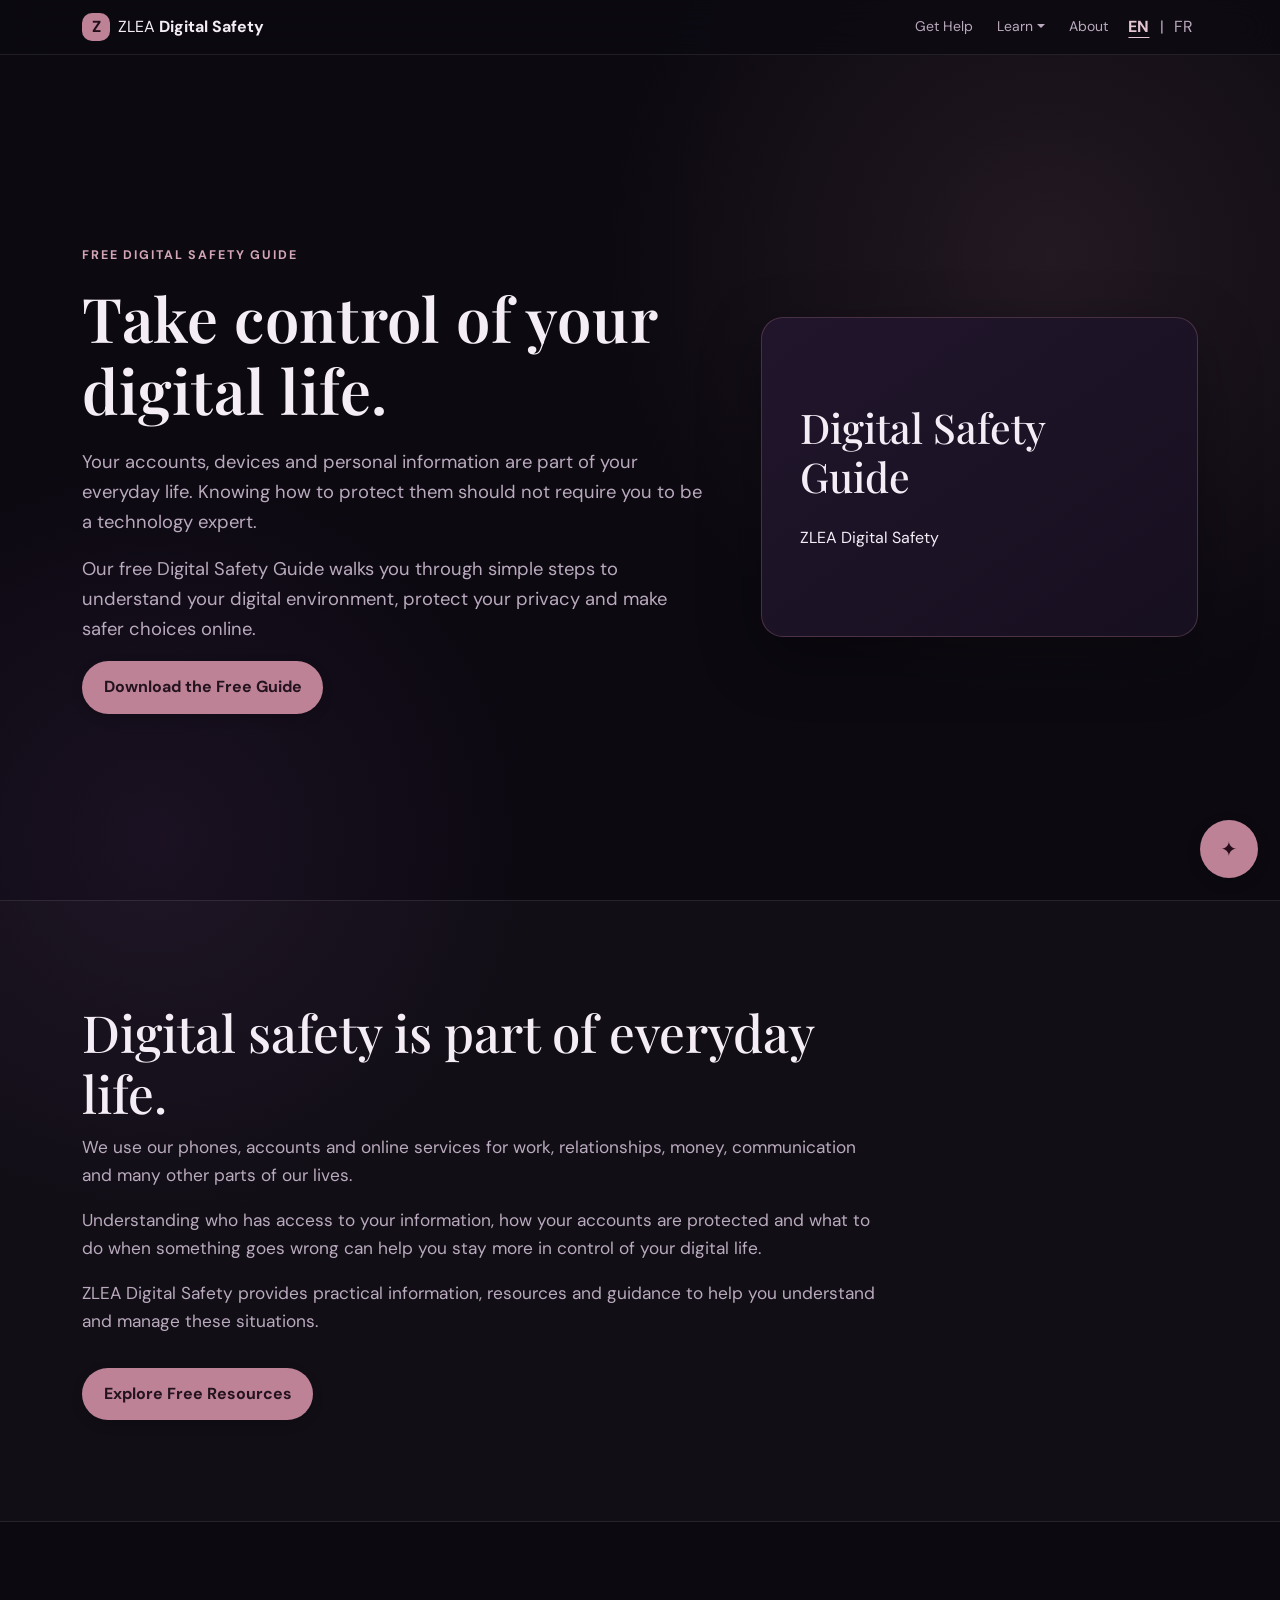
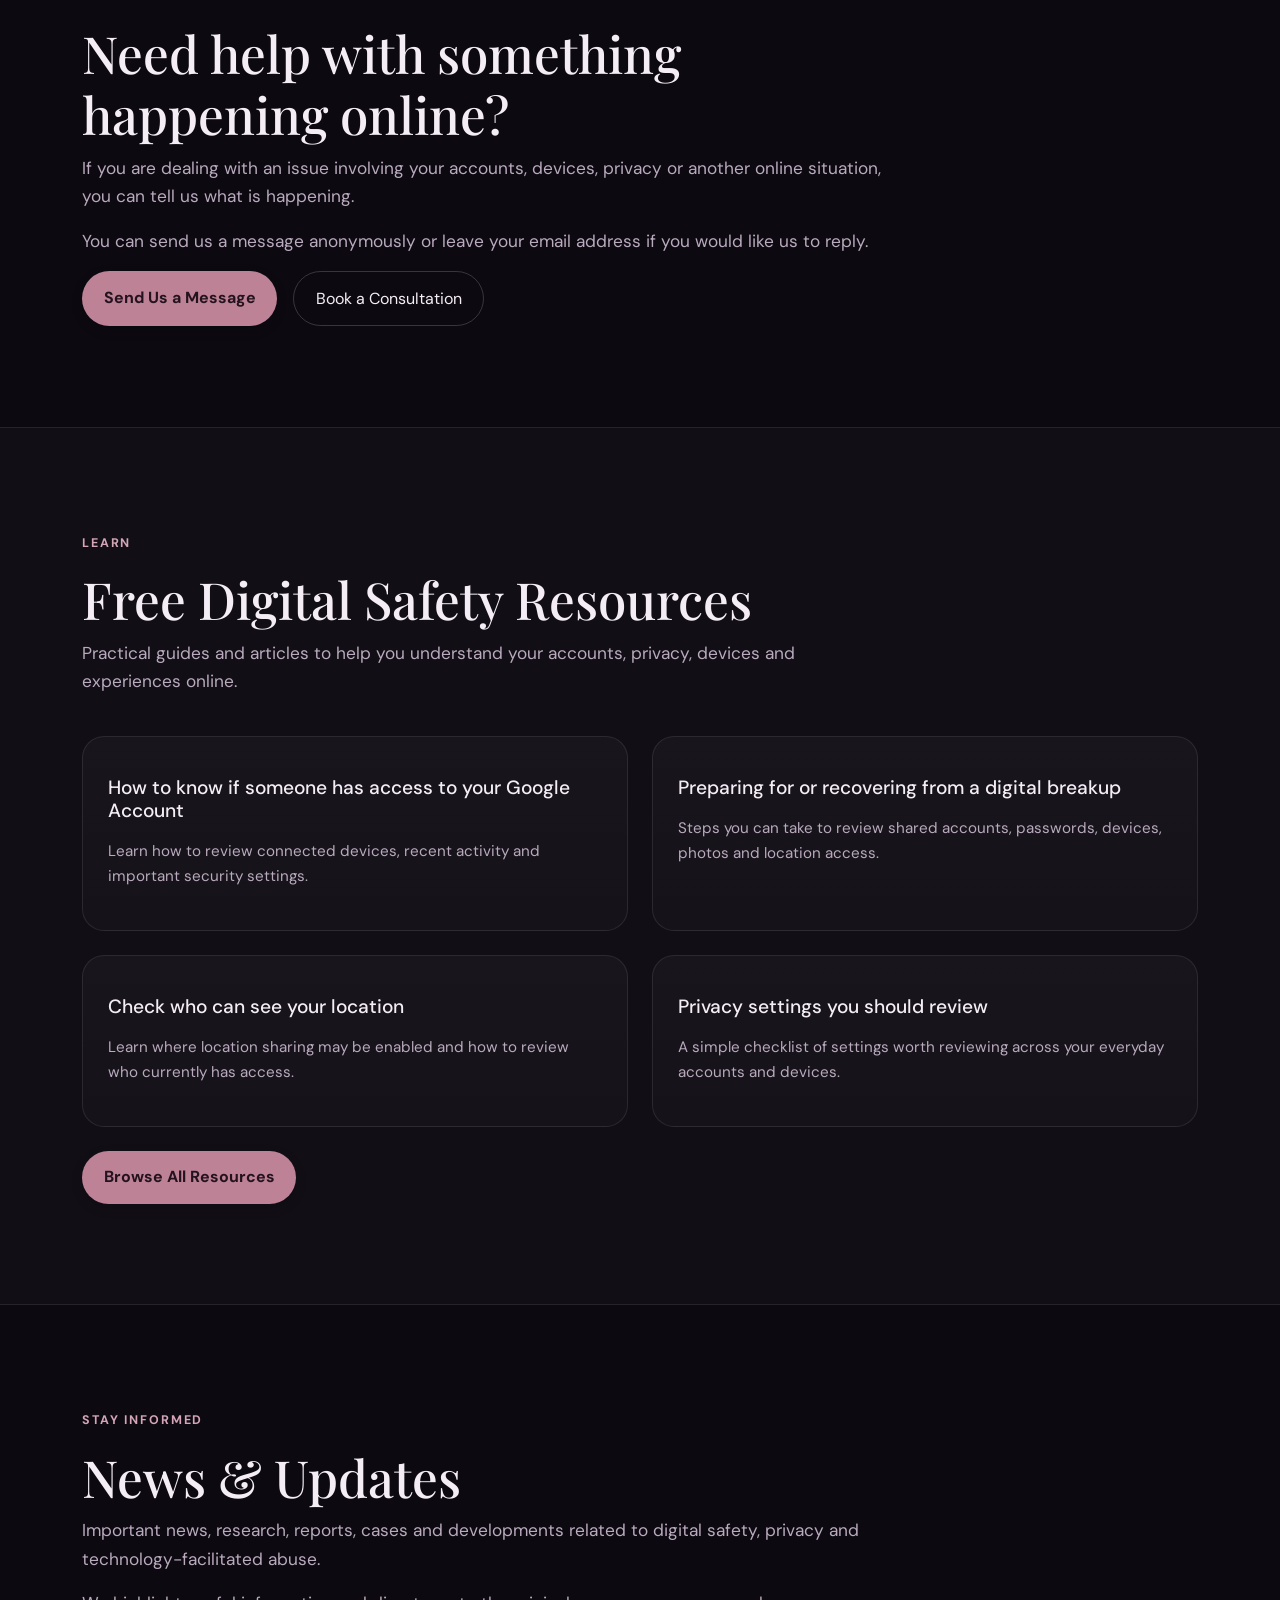
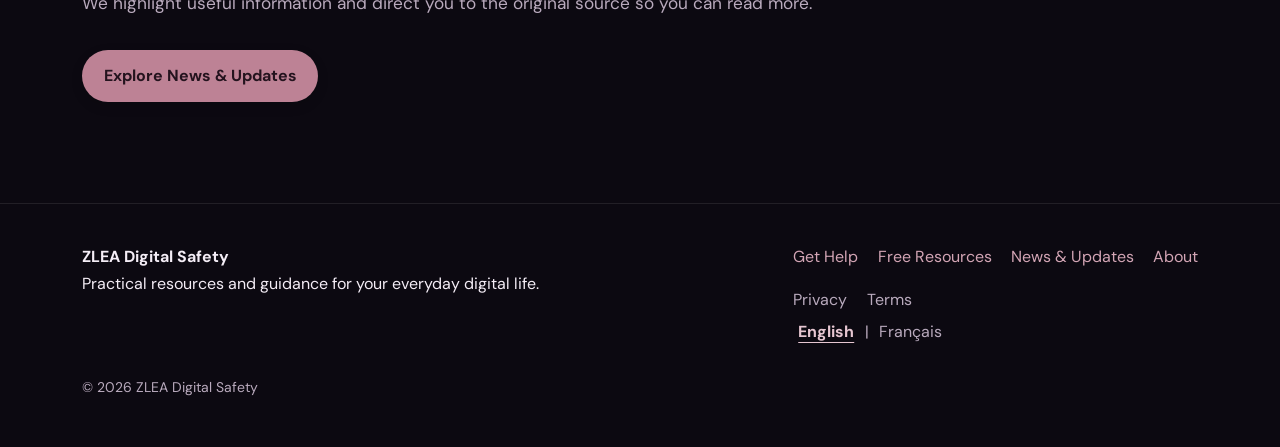
<file: index.html>
<!doctype html>
<html lang="en"><head><meta charset="utf-8"><meta name="viewport" content="width=device-width, initial-scale=1"><title>Home | ZLEA Digital Safety</title><meta name="description" content="Practical resources and guidance for your everyday digital life."><link href="https://cdn.jsdelivr.net/npm/bootstrap@5.3.3/dist/css/bootstrap.min.css" rel="stylesheet"><link rel="stylesheet" href="styles.css"></head><body data-page="home"><a class="skip-link" href="#main-content">Skip to content / Aller au contenu</a><header class="site-header sticky-top"><nav class="navbar navbar-expand-lg" aria-label="Main navigation"><div class="container"><a class="navbar-brand" href="index.html"><span class="brand-mark">Z</span><span>ZLEA <strong>Digital Safety</strong></span></a><button class="navbar-toggler" type="button" data-bs-toggle="collapse" data-bs-target="#mainNav" aria-controls="mainNav" aria-expanded="false" aria-label="Menu"><span class="navbar-toggler-icon"></span></button><div class="collapse navbar-collapse" id="mainNav"><ul class="navbar-nav ms-auto align-items-lg-center gap-lg-2">
<li class="nav-item"><a data-i18n="nav_help" class="nav-link" href="get-help.html">Get Help</a></li>
<li class="nav-item dropdown"><button data-i18n="nav_learn" class="nav-link dropdown-toggle" type="button" data-bs-toggle="dropdown" aria-expanded="false">Learn</button><ul class="dropdown-menu"><li><a data-i18n="nav_resources" class="dropdown-item" href="resources.html">Free Resources</a></li><li><a data-i18n="nav_news" class="dropdown-item" href="news.html">News &amp; Updates</a></li></ul></li>
<li class="nav-item"><a data-i18n="nav_about" class="nav-link" href="about.html">About</a></li><li class="nav-item"><div class="language-choice" role="group" aria-label="Language / Langue"><button type="button" data-language="en" lang="en" aria-pressed="true">EN</button><span aria-hidden="true">|</span><button type="button" data-language="fr" lang="fr" aria-pressed="false">FR</button></div></li></ul></div></div></nav></header><main id="main-content"><section id="home" class="hero-section"><div class="container"><div class="row align-items-center g-5"><div class="col-lg-7"><span data-i18n="hero_eyebrow" class="eyebrow">FREE DIGITAL SAFETY GUIDE</span><h1 data-i18n="hero_title" >Take control of your digital life.</h1><div class="hero-copy"><p data-i18n="hero_text_1" >Your accounts, devices and personal information are part of your everyday life. Knowing how to protect them should not require you to be a technology expert.</p><p data-i18n="hero_text_2" >Our free Digital Safety Guide walks you through simple steps to understand your digital environment, protect your privacy and make safer choices online.</p></div><button data-i18n="guide_download" type="button" class="btn btn-glow" disabled>Download the Free Guide</button></div><div class="col-lg-5"><aside class="guide-panel" aria-labelledby="guide-title"><h2 data-i18n="guide_title" id="guide-title">Digital Safety Guide</h2><p>ZLEA Digital Safety</p></aside></div></div></div></section><section class="section-pad section-alt"><div class="container"><div class="section-heading"><h2 data-i18n="intro_title" >Digital safety is part of everyday life.</h2><p data-i18n="intro_1" >We use our phones, accounts and online services for work, relationships, money, communication and many other parts of our lives.</p><p data-i18n="intro_2" >Understanding who has access to your information, how your accounts are protected and what to do when something goes wrong can help you stay more in control of your digital life.</p><p data-i18n="intro_3" >ZLEA Digital Safety provides practical information, resources and guidance to help you understand and manage these situations.</p><a data-i18n="explore_resources" class="btn btn-glow" href="resources.html">Explore Free Resources</a></div></div></section><section class="section-pad" id="help"><div class="container"><div class="section-heading"><h2 data-i18n="home_help_title" >Need help with something happening online?</h2><p data-i18n="home_help_text" >If you are dealing with an issue involving your accounts, devices, privacy or another online situation, you can tell us what is happening.</p><p data-i18n="home_help_contact" >You can send us a message anonymously or leave your email address if you would like us to reply.</p><div class="d-flex flex-wrap gap-3"><a data-i18n="send_us" class="btn btn-glow" href="get-help.html#help-form">Send Us a Message</a><a data-i18n="consult_button" class="btn btn-outline-soft" href="get-help.html#consultation">Book a Consultation</a></div></div></div></section><section class="section-pad section-alt"><div class="container"><div class="section-heading"><span data-i18n="learn_label" class="eyebrow">LEARN</span><h2 data-i18n="resources_title" >Free Digital Safety Resources</h2><p data-i18n="home_resources_text" >Practical guides and articles to help you understand your accounts, privacy, devices and experiences online.</p></div><div class="row g-4 mt-3"><div class="col-md-6"><article class="resource-card h-100"><h3 data-i18n="home_account" >How to know if someone has access to your Google Account</h3><p data-i18n="home_account_text" >Learn how to review connected devices, recent activity and important security settings.</p></article></div><div class="col-md-6"><article class="resource-card h-100"><h3 data-i18n="home_breakup" >Preparing for or recovering from a digital breakup</h3><p data-i18n="home_breakup_text" >Steps you can take to review shared accounts, passwords, devices, photos and location access.</p></article></div><div class="col-md-6"><article class="resource-card h-100"><h3 data-i18n="home_location" >Check who can see your location</h3><p data-i18n="home_location_text" >Learn where location sharing may be enabled and how to review who currently has access.</p></article></div><div class="col-md-6"><article class="resource-card h-100"><h3 data-i18n="home_settings" >Privacy settings you should review</h3><p data-i18n="home_settings_text" >A simple checklist of settings worth reviewing across your everyday accounts and devices.</p></article></div></div><div class="mt-4"><a data-i18n="browse_resources" class="btn btn-glow" href="resources.html">Browse All Resources</a></div></div></section><section class="section-pad"><div class="container"><div class="section-heading"><span data-i18n="stay_informed" class="eyebrow">STAY INFORMED</span><h2 data-i18n="news_title" >News &amp; Updates</h2><p data-i18n="home_news_1" >Important news, research, reports, cases and developments related to digital safety, privacy and technology-facilitated abuse.</p><p data-i18n="home_news_2" >We highlight useful information and direct you to the original source so you can read more.</p><a data-i18n="explore_news" class="btn btn-glow" href="news.html">Explore News &amp; Updates</a></div></div></section></main><footer class="site-footer"><div class="container"><div class="d-flex flex-wrap justify-content-between gap-4"><div><strong>ZLEA Digital Safety</strong><p data-i18n="footer_tagline" >Practical resources and guidance for your everyday digital life.</p></div><div><div class="footer-links"><a data-i18n="nav_help" href="get-help.html">Get Help</a><a data-i18n="nav_resources" href="resources.html">Free Resources</a><a data-i18n="nav_news" href="news.html">News &amp; Updates</a><a data-i18n="nav_about" href="about.html">About</a></div><div class="footer-links mt-3"><button data-i18n="privacy_link" type="button" class="legal-pending" disabled>Privacy</button><button data-i18n="terms_link" type="button" class="legal-pending" disabled>Terms</button></div><div class="language-choice" role="group" aria-label="Language / Langue"><button type="button" data-language="en" lang="en" aria-pressed="true">English</button><span aria-hidden="true">|</span><button type="button" data-language="fr" lang="fr" aria-pressed="false">Français</button></div></div></div><p class="availability-note mt-4 mb-0">© 2026 ZLEA Digital Safety</p></div></footer>  <button id="chatToggle" class="chat-toggle" type="button" aria-label="Open digital safety assistant">✦</button>

  <aside id="chatPanel" class="chat-panel" aria-hidden="true">
    <div class="chat-header">
      <div>
        <strong data-i18n="chat_title">Digital Safety Assistant</strong>
        <div class="chat-subtitle" data-i18n="chat_subtitle">Prototype assistant</div>
      </div>
      <button id="chatClose" type="button" aria-label="Close">×</button>
    </div>
    <div class="chat-body" id="chatBody">
      <div class="bot-message" data-i18n="chat_welcome">
        Hi. I can help you find the right page or resource. Please do not share passwords, verification codes, or highly sensitive information here.
      </div>
    </div>
    <div class="quick-replies">
      <button type="button" data-chat="account" data-i18n="chat_q1">Someone has my account</button>
      <button type="button" data-chat="breakup" data-i18n="chat_q2">Digital breakup help</button>
      <button type="button" data-chat="privacy" data-i18n="chat_q3">Privacy checkup</button>
    </div>
  </aside>


<script src="https://cdn.jsdelivr.net/npm/bootstrap@5.3.3/dist/js/bootstrap.bundle.min.js"></script><script src="content.js"></script><script src="main.js"></script></body></html>
</file>
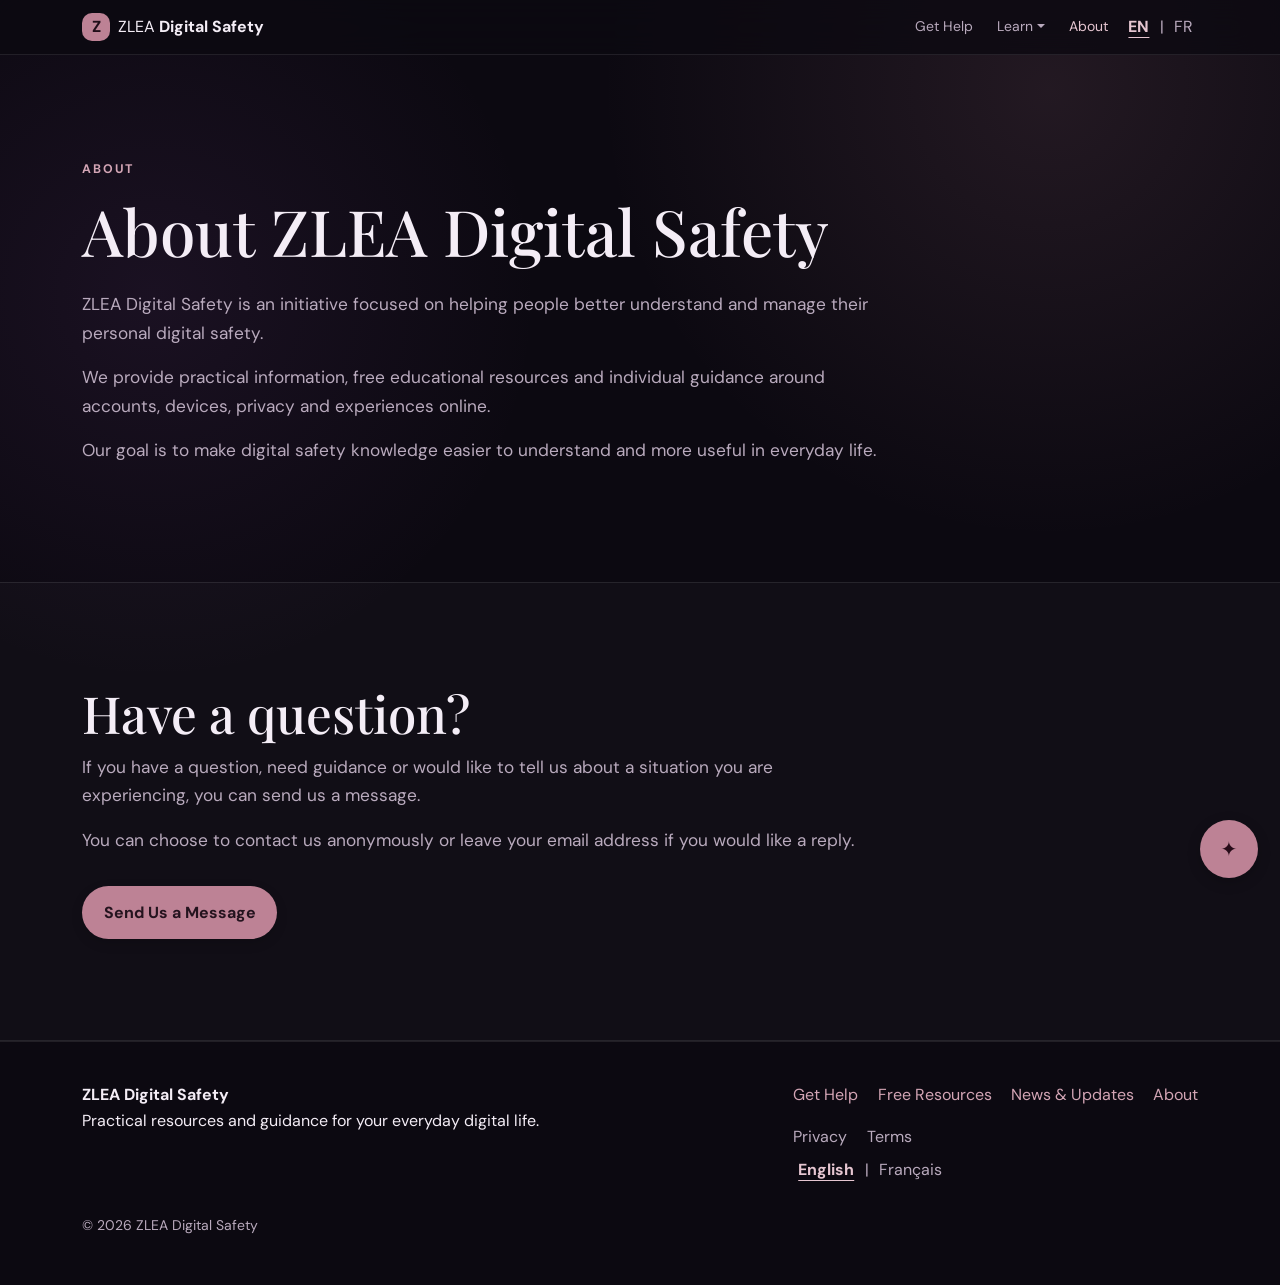
<file: about.html>
<!doctype html>
<html lang="en"><head><meta charset="utf-8"><meta name="viewport" content="width=device-width, initial-scale=1"><title>About ZLEA Digital Safety | ZLEA Digital Safety</title><meta name="description" content="An initiative helping people understand and manage their personal digital safety."><link href="https://cdn.jsdelivr.net/npm/bootstrap@5.3.3/dist/css/bootstrap.min.css" rel="stylesheet"><link rel="stylesheet" href="styles.css"></head><body data-page="about"><a class="skip-link" href="#main-content">Skip to content / Aller au contenu</a><header class="site-header sticky-top"><nav class="navbar navbar-expand-lg" aria-label="Main navigation"><div class="container"><a class="navbar-brand" href="index.html"><span class="brand-mark">Z</span><span>ZLEA <strong>Digital Safety</strong></span></a><button class="navbar-toggler" type="button" data-bs-toggle="collapse" data-bs-target="#mainNav" aria-controls="mainNav" aria-expanded="false" aria-label="Menu"><span class="navbar-toggler-icon"></span></button><div class="collapse navbar-collapse" id="mainNav"><ul class="navbar-nav ms-auto align-items-lg-center gap-lg-2">
<li class="nav-item"><a data-i18n="nav_help" class="nav-link" href="get-help.html">Get Help</a></li>
<li class="nav-item dropdown"><button data-i18n="nav_learn" class="nav-link dropdown-toggle" type="button" data-bs-toggle="dropdown" aria-expanded="false">Learn</button><ul class="dropdown-menu"><li><a data-i18n="nav_resources" class="dropdown-item" href="resources.html">Free Resources</a></li><li><a data-i18n="nav_news" class="dropdown-item" href="news.html">News &amp; Updates</a></li></ul></li>
<li class="nav-item"><a data-i18n="nav_about" class="nav-link" href="about.html">About</a></li><li class="nav-item"><div class="language-choice" role="group" aria-label="Language / Langue"><button type="button" data-language="en" lang="en" aria-pressed="true">EN</button><span aria-hidden="true">|</span><button type="button" data-language="fr" lang="fr" aria-pressed="false">FR</button></div></li></ul></div></div></nav></header><main id="main-content"><section class="section-pad"><div class="container"><div class="section-heading"><span data-i18n="about_eyebrow" class="eyebrow">ABOUT</span><h1 data-i18n="about_title" >About ZLEA Digital Safety</h1><p data-i18n="about_text_1" >ZLEA Digital Safety is an initiative focused on helping people better understand and manage their personal digital safety.</p><p data-i18n="about_text_2" >We provide practical information, free educational resources and individual guidance around accounts, devices, privacy and experiences online.</p><p data-i18n="about_text_3" >Our goal is to make digital safety knowledge easier to understand and more useful in everyday life.</p></div></div></section><section class="section-pad section-alt"><div class="container"><div class="section-heading"><h2 data-i18n="contact_title" >Have a question?</h2><p data-i18n="contact_text_1" >If you have a question, need guidance or would like to tell us about a situation you are experiencing, you can send us a message.</p><p data-i18n="contact_text_2" >You can choose to contact us anonymously or leave your email address if you would like a reply.</p><a data-i18n="send_us" class="btn btn-glow" href="get-help.html#help-form">Send Us a Message</a></div></div></section></main><footer class="site-footer"><div class="container"><div class="d-flex flex-wrap justify-content-between gap-4"><div><strong>ZLEA Digital Safety</strong><p data-i18n="footer_tagline" >Practical resources and guidance for your everyday digital life.</p></div><div><div class="footer-links"><a data-i18n="nav_help" href="get-help.html">Get Help</a><a data-i18n="nav_resources" href="resources.html">Free Resources</a><a data-i18n="nav_news" href="news.html">News &amp; Updates</a><a data-i18n="nav_about" href="about.html">About</a></div><div class="footer-links mt-3"><button data-i18n="privacy_link" type="button" class="legal-pending" disabled>Privacy</button><button data-i18n="terms_link" type="button" class="legal-pending" disabled>Terms</button></div><div class="language-choice" role="group" aria-label="Language / Langue"><button type="button" data-language="en" lang="en" aria-pressed="true">English</button><span aria-hidden="true">|</span><button type="button" data-language="fr" lang="fr" aria-pressed="false">Français</button></div></div></div><p class="availability-note mt-4 mb-0">© 2026 ZLEA Digital Safety</p></div></footer>  <button id="chatToggle" class="chat-toggle" type="button" aria-label="Open digital safety assistant">✦</button>

  <aside id="chatPanel" class="chat-panel" aria-hidden="true">
    <div class="chat-header">
      <div>
        <strong data-i18n="chat_title">Digital Safety Assistant</strong>
        <div class="chat-subtitle" data-i18n="chat_subtitle">Prototype assistant</div>
      </div>
      <button id="chatClose" type="button" aria-label="Close">×</button>
    </div>
    <div class="chat-body" id="chatBody">
      <div class="bot-message" data-i18n="chat_welcome">
        Hi. I can help you find the right page or resource. Please do not share passwords, verification codes, or highly sensitive information here.
      </div>
    </div>
    <div class="quick-replies">
      <button type="button" data-chat="account" data-i18n="chat_q1">Someone has my account</button>
      <button type="button" data-chat="breakup" data-i18n="chat_q2">Digital breakup help</button>
      <button type="button" data-chat="privacy" data-i18n="chat_q3">Privacy checkup</button>
    </div>
  </aside>


<script src="https://cdn.jsdelivr.net/npm/bootstrap@5.3.3/dist/js/bootstrap.bundle.min.js"></script><script src="content.js"></script><script src="main.js"></script></body></html>
</file>
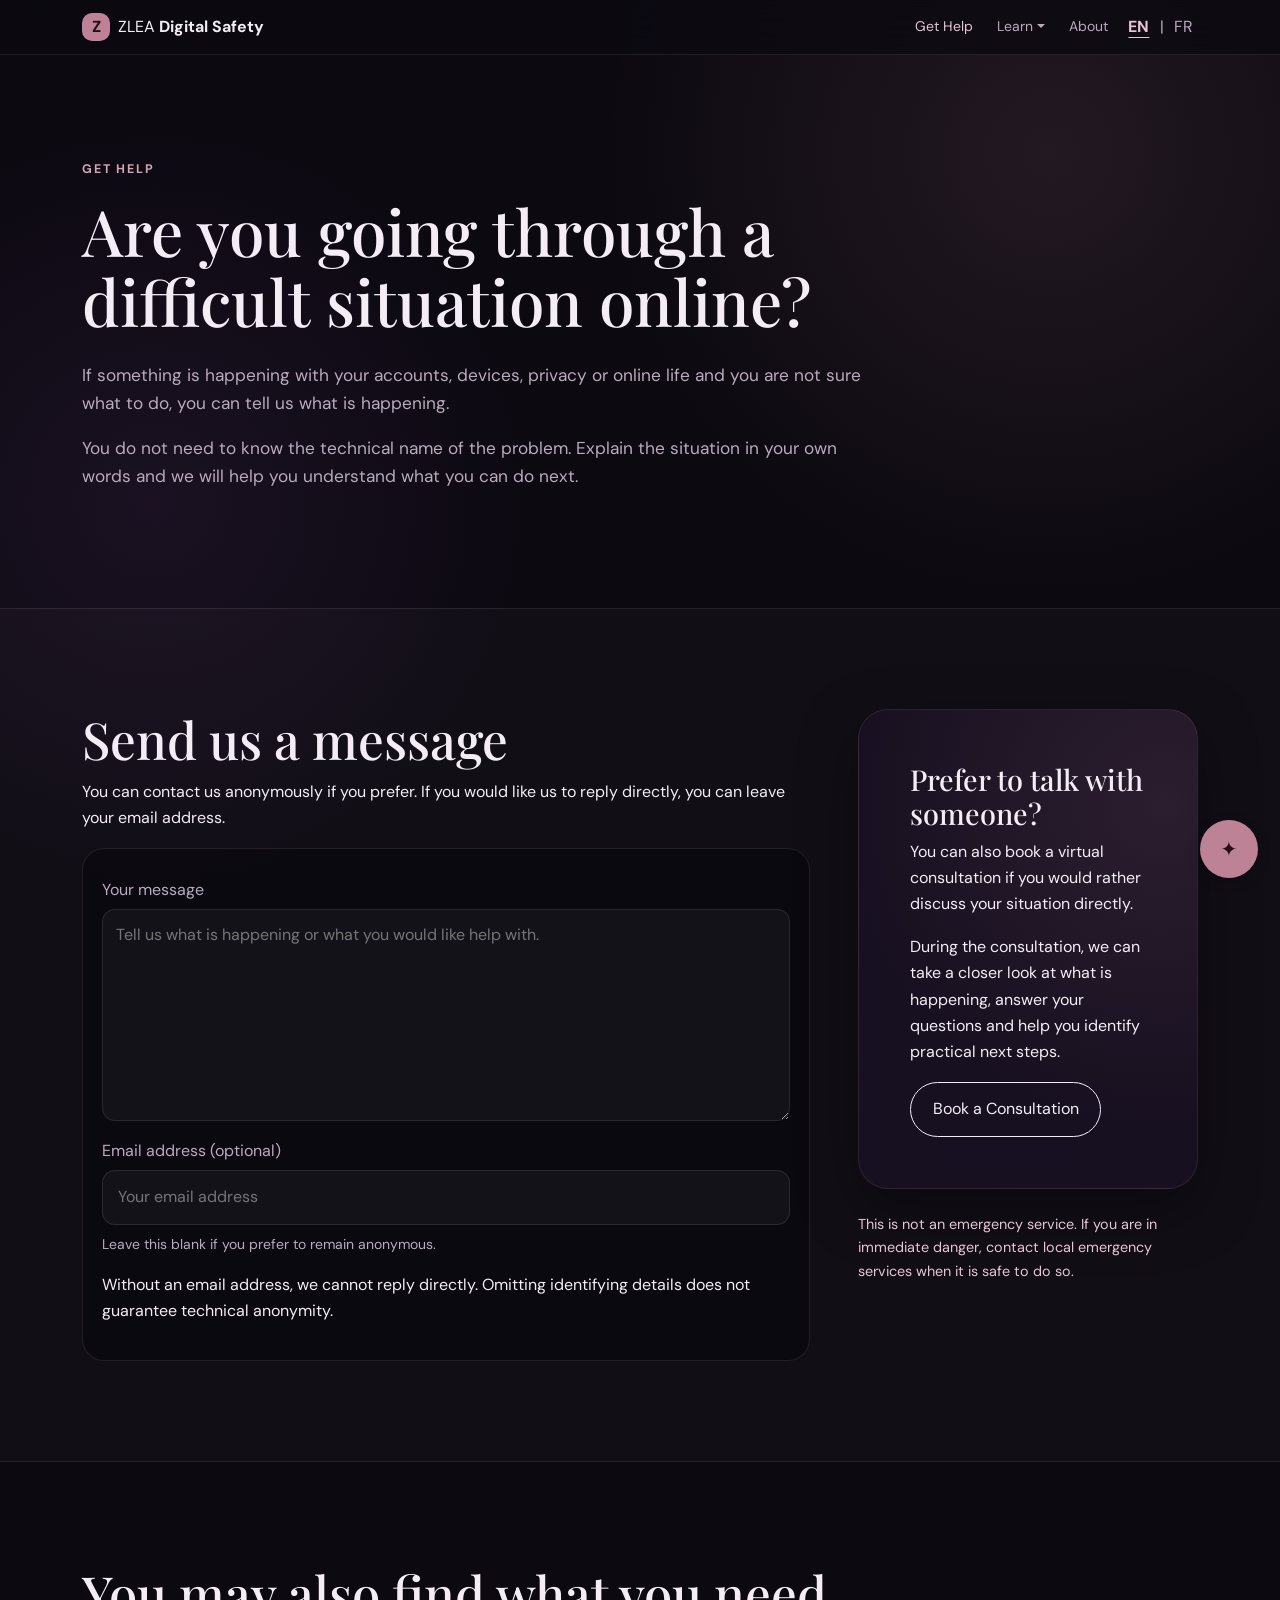
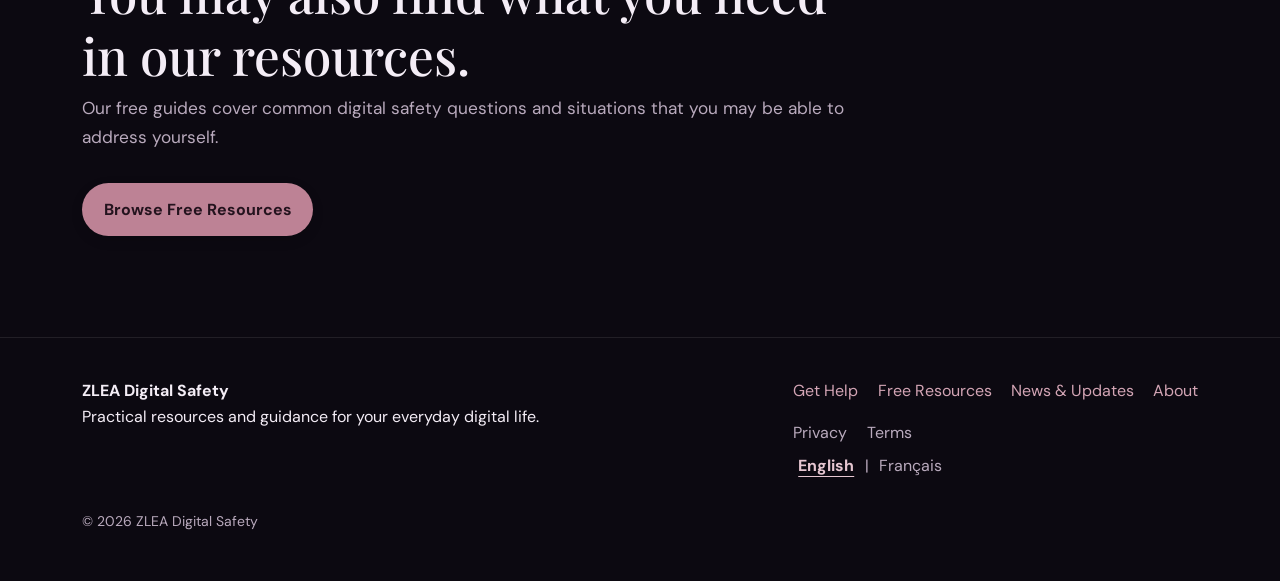
<file: get-help.html>
<!doctype html>
<html lang="en"><head><meta charset="utf-8"><meta name="viewport" content="width=device-width, initial-scale=1"><title>Get Help | ZLEA Digital Safety</title><meta name="description" content="Send a message or explore virtual consultation options for personal digital safety."><link href="https://cdn.jsdelivr.net/npm/bootstrap@5.3.3/dist/css/bootstrap.min.css" rel="stylesheet"><link rel="stylesheet" href="styles.css"></head><body data-page="help"><a class="skip-link" href="#main-content">Skip to content / Aller au contenu</a><header class="site-header sticky-top"><nav class="navbar navbar-expand-lg" aria-label="Main navigation"><div class="container"><a class="navbar-brand" href="index.html"><span class="brand-mark">Z</span><span>ZLEA <strong>Digital Safety</strong></span></a><button class="navbar-toggler" type="button" data-bs-toggle="collapse" data-bs-target="#mainNav" aria-controls="mainNav" aria-expanded="false" aria-label="Menu"><span class="navbar-toggler-icon"></span></button><div class="collapse navbar-collapse" id="mainNav"><ul class="navbar-nav ms-auto align-items-lg-center gap-lg-2">
<li class="nav-item"><a data-i18n="nav_help" class="nav-link" href="get-help.html">Get Help</a></li>
<li class="nav-item dropdown"><button data-i18n="nav_learn" class="nav-link dropdown-toggle" type="button" data-bs-toggle="dropdown" aria-expanded="false">Learn</button><ul class="dropdown-menu"><li><a data-i18n="nav_resources" class="dropdown-item" href="resources.html">Free Resources</a></li><li><a data-i18n="nav_news" class="dropdown-item" href="news.html">News &amp; Updates</a></li></ul></li>
<li class="nav-item"><a data-i18n="nav_about" class="nav-link" href="about.html">About</a></li><li class="nav-item"><div class="language-choice" role="group" aria-label="Language / Langue"><button type="button" data-language="en" lang="en" aria-pressed="true">EN</button><span aria-hidden="true">|</span><button type="button" data-language="fr" lang="fr" aria-pressed="false">FR</button></div></li></ul></div></div></nav></header><main id="main-content"><section class="section-pad"><div class="container"><div class="section-heading"><span data-i18n="help_eyebrow" class="eyebrow">GET HELP</span><h1 data-i18n="help_title" >Are you going through a difficult situation online?</h1><p data-i18n="help_text_1" >If something is happening with your accounts, devices, privacy or online life and you are not sure what to do, you can tell us what is happening.</p><p data-i18n="help_text_2" >You do not need to know the technical name of the problem. Explain the situation in your own words and we will help you understand what you can do next.</p></div></div></section><section class="section-pad section-alt"><div class="container"><div class="row g-5"><div class="col-lg-8"><h2 data-i18n="form_title" >Send us a message</h2><p data-i18n="form_intro" >You can contact us anonymously if you prefer. If you would like us to reply directly, you can leave your email address.</p><form id="help-form" class="mini-form message-form" onsubmit="return false;" autocomplete="off" aria-describedby="privacy-note"><label data-i18n="message_label" for="message">Your message</label><textarea id="message" rows="7" maxlength="5000" required data-i18n-placeholder="message_placeholder" placeholder="Tell us what is happening or what you would like help with."></textarea><label data-i18n="email_label" for="replyEmail">Email address (optional)</label><input id="replyEmail" type="email" maxlength="254" data-i18n-placeholder="email_placeholder" placeholder="Your email address" aria-describedby="email-note anonymity-note"><p data-i18n="email_note" id="email-note" class="availability-note mt-2">Leave this blank if you prefer to remain anonymous.</p><p data-i18n="anonymous_note" id="anonymity-note" class="availability-note>Without an email address, we cannot reply directly. Omitting identifying details does not guarantee technical anonymity.</p><p data-i18n="privacy_note" id="privacy-note" class="small-note>Never include passwords, verification codes, recovery codes, or identifying details about other people.</p><button data-i18n="send_message" class="btn btn-glow" type="submit" disabled>Send My Message</button></form></div><div class="col-lg-4"><aside id="consultation" class="consultation-panel"><h2 data-i18n="consult_title" >Prefer to talk with someone?</h2><p data-i18n="consult_text_1" >You can also book a virtual consultation if you would rather discuss your situation directly.</p><p data-i18n="consult_text_2" >During the consultation, we can take a closer look at what is happening, answer your questions and help you identify practical next steps.</p><button data-i18n="consult_button" class="btn btn-outline-soft" type="button" disabled>Book a Consultation</button></aside><p data-i18n="help_limits" class="small-note mt-4">This is not an emergency service. If you are in immediate danger, contact local emergency services when it is safe to do so.</p></div></div></div></section><section class="section-pad"><div class="container"><div class="section-heading"><h2 data-i18n="help_resources_title" >You may also find what you need in our resources.</h2><p data-i18n="help_resources_text" >Our free guides cover common digital safety questions and situations that you may be able to address yourself.</p><a data-i18n="browse_free_resources" class="btn btn-glow" href="resources.html">Browse Free Resources</a></div></div></section></main><footer class="site-footer"><div class="container"><div class="d-flex flex-wrap justify-content-between gap-4"><div><strong>ZLEA Digital Safety</strong><p data-i18n="footer_tagline" >Practical resources and guidance for your everyday digital life.</p></div><div><div class="footer-links"><a data-i18n="nav_help" href="get-help.html">Get Help</a><a data-i18n="nav_resources" href="resources.html">Free Resources</a><a data-i18n="nav_news" href="news.html">News &amp; Updates</a><a data-i18n="nav_about" href="about.html">About</a></div><div class="footer-links mt-3"><button data-i18n="privacy_link" type="button" class="legal-pending" disabled>Privacy</button><button data-i18n="terms_link" type="button" class="legal-pending" disabled>Terms</button></div><div class="language-choice" role="group" aria-label="Language / Langue"><button type="button" data-language="en" lang="en" aria-pressed="true">English</button><span aria-hidden="true">|</span><button type="button" data-language="fr" lang="fr" aria-pressed="false">Français</button></div></div></div><p class="availability-note mt-4 mb-0">© 2026 ZLEA Digital Safety</p></div></footer>  <button id="chatToggle" class="chat-toggle" type="button" aria-label="Open digital safety assistant">✦</button>

  <aside id="chatPanel" class="chat-panel" aria-hidden="true">
    <div class="chat-header">
      <div>
        <strong data-i18n="chat_title">Digital Safety Assistant</strong>
        <div class="chat-subtitle" data-i18n="chat_subtitle">Prototype assistant</div>
      </div>
      <button id="chatClose" type="button" aria-label="Close">×</button>
    </div>
    <div class="chat-body" id="chatBody">
      <div class="bot-message" data-i18n="chat_welcome">
        Hi. I can help you find the right page or resource. Please do not share passwords, verification codes, or highly sensitive information here.
      </div>
    </div>
    <div class="quick-replies">
      <button type="button" data-chat="account" data-i18n="chat_q1">Someone has my account</button>
      <button type="button" data-chat="breakup" data-i18n="chat_q2">Digital breakup help</button>
      <button type="button" data-chat="privacy" data-i18n="chat_q3">Privacy checkup</button>
    </div>
  </aside>


<script src="https://cdn.jsdelivr.net/npm/bootstrap@5.3.3/dist/js/bootstrap.bundle.min.js"></script><script src="content.js"></script><script src="main.js"></script></body></html>
</file>
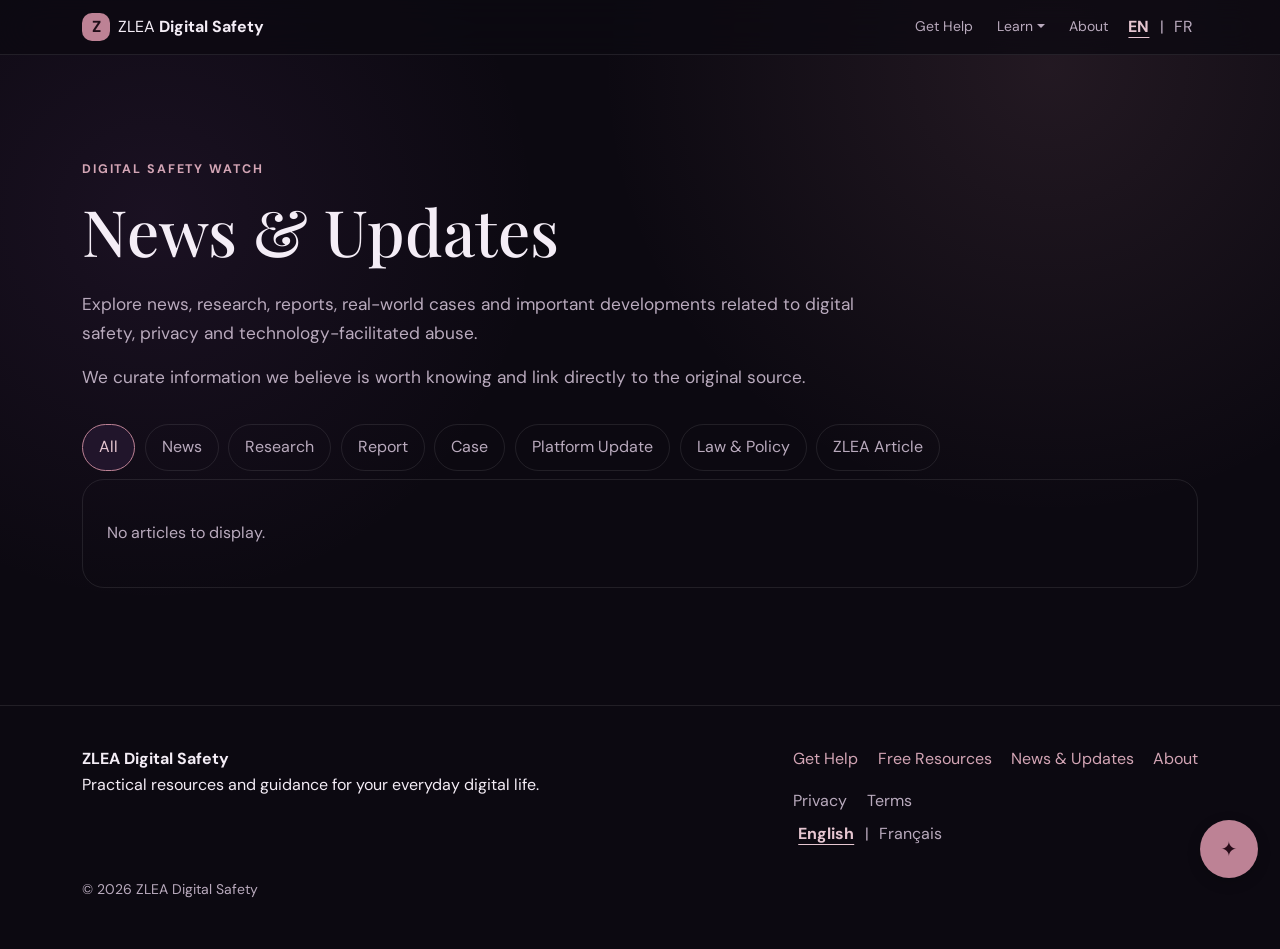
<file: news.html>
<!doctype html>
<html lang="en"><head><meta charset="utf-8"><meta name="viewport" content="width=device-width, initial-scale=1"><title>News &amp; Updates | ZLEA Digital Safety</title><meta name="description" content="News, research, reports and cases related to digital safety, privacy and technology-facilitated abuse."><link href="https://cdn.jsdelivr.net/npm/bootstrap@5.3.3/dist/css/bootstrap.min.css" rel="stylesheet"><link rel="stylesheet" href="styles.css"></head><body data-page="news"><a class="skip-link" href="#main-content">Skip to content / Aller au contenu</a><header class="site-header sticky-top"><nav class="navbar navbar-expand-lg" aria-label="Main navigation"><div class="container"><a class="navbar-brand" href="index.html"><span class="brand-mark">Z</span><span>ZLEA <strong>Digital Safety</strong></span></a><button class="navbar-toggler" type="button" data-bs-toggle="collapse" data-bs-target="#mainNav" aria-controls="mainNav" aria-expanded="false" aria-label="Menu"><span class="navbar-toggler-icon"></span></button><div class="collapse navbar-collapse" id="mainNav"><ul class="navbar-nav ms-auto align-items-lg-center gap-lg-2">
<li class="nav-item"><a data-i18n="nav_help" class="nav-link" href="get-help.html">Get Help</a></li>
<li class="nav-item dropdown"><button data-i18n="nav_learn" class="nav-link dropdown-toggle" type="button" data-bs-toggle="dropdown" aria-expanded="false">Learn</button><ul class="dropdown-menu"><li><a data-i18n="nav_resources" class="dropdown-item" href="resources.html">Free Resources</a></li><li><a data-i18n="nav_news" class="dropdown-item" href="news.html">News &amp; Updates</a></li></ul></li>
<li class="nav-item"><a data-i18n="nav_about" class="nav-link" href="about.html">About</a></li><li class="nav-item"><div class="language-choice" role="group" aria-label="Language / Langue"><button type="button" data-language="en" lang="en" aria-pressed="true">EN</button><span aria-hidden="true">|</span><button type="button" data-language="fr" lang="fr" aria-pressed="false">FR</button></div></li></ul></div></div></nav></header><main id="main-content"><section class="section-pad"><div class="container"><div class="section-heading"><span data-i18n="news_eyebrow" class="eyebrow">DIGITAL SAFETY WATCH</span><h1 data-i18n="news_title" >News &amp; Updates</h1><p data-i18n="news_intro_1" >Explore news, research, reports, real-world cases and important developments related to digital safety, privacy and technology-facilitated abuse.</p><p data-i18n="news_intro_2" >We curate information we believe is worth knowing and link directly to the original source.</p></div><div class="news-filters" role="group" aria-label="News categories"><button data-i18n="filter_all" type="button" class="filter-button" data-news-filter="all" aria-pressed="true">All</button><button data-i18n="filter_news" type="button" class="filter-button" data-news-filter="news" aria-pressed="false">News</button><button data-i18n="filter_research" type="button" class="filter-button" data-news-filter="research" aria-pressed="false">Research</button><button data-i18n="filter_reports" type="button" class="filter-button" data-news-filter="reports" aria-pressed="false">Report</button><button data-i18n="filter_cases" type="button" class="filter-button" data-news-filter="cases" aria-pressed="false">Case</button><button data-i18n="filter_platforms" type="button" class="filter-button" data-news-filter="platforms" aria-pressed="false">Platform Update</button><button data-i18n="filter_policy" type="button" class="filter-button" data-news-filter="policy" aria-pressed="false">Law &amp; Policy</button><button data-i18n="filter_zlea" type="button" class="filter-button" data-news-filter="zlea" aria-pressed="false">ZLEA Article</button></div><div id="news-results" class="row g-4"></div><p id="news-empty" class="empty-state" role="status" data-i18n="news_empty">No articles to display.</p></div></section></main><footer class="site-footer"><div class="container"><div class="d-flex flex-wrap justify-content-between gap-4"><div><strong>ZLEA Digital Safety</strong><p data-i18n="footer_tagline" >Practical resources and guidance for your everyday digital life.</p></div><div><div class="footer-links"><a data-i18n="nav_help" href="get-help.html">Get Help</a><a data-i18n="nav_resources" href="resources.html">Free Resources</a><a data-i18n="nav_news" href="news.html">News &amp; Updates</a><a data-i18n="nav_about" href="about.html">About</a></div><div class="footer-links mt-3"><button data-i18n="privacy_link" type="button" class="legal-pending" disabled>Privacy</button><button data-i18n="terms_link" type="button" class="legal-pending" disabled>Terms</button></div><div class="language-choice" role="group" aria-label="Language / Langue"><button type="button" data-language="en" lang="en" aria-pressed="true">English</button><span aria-hidden="true">|</span><button type="button" data-language="fr" lang="fr" aria-pressed="false">Français</button></div></div></div><p class="availability-note mt-4 mb-0">© 2026 ZLEA Digital Safety</p></div></footer>  <button id="chatToggle" class="chat-toggle" type="button" aria-label="Open digital safety assistant">✦</button>

  <aside id="chatPanel" class="chat-panel" aria-hidden="true">
    <div class="chat-header">
      <div>
        <strong data-i18n="chat_title">Digital Safety Assistant</strong>
        <div class="chat-subtitle" data-i18n="chat_subtitle">Prototype assistant</div>
      </div>
      <button id="chatClose" type="button" aria-label="Close">×</button>
    </div>
    <div class="chat-body" id="chatBody">
      <div class="bot-message" data-i18n="chat_welcome">
        Hi. I can help you find the right page or resource. Please do not share passwords, verification codes, or highly sensitive information here.
      </div>
    </div>
    <div class="quick-replies">
      <button type="button" data-chat="account" data-i18n="chat_q1">Someone has my account</button>
      <button type="button" data-chat="breakup" data-i18n="chat_q2">Digital breakup help</button>
      <button type="button" data-chat="privacy" data-i18n="chat_q3">Privacy checkup</button>
    </div>
  </aside>


<script src="https://cdn.jsdelivr.net/npm/bootstrap@5.3.3/dist/js/bootstrap.bundle.min.js"></script><script src="content.js"></script><script src="main.js"></script></body></html>
</file>
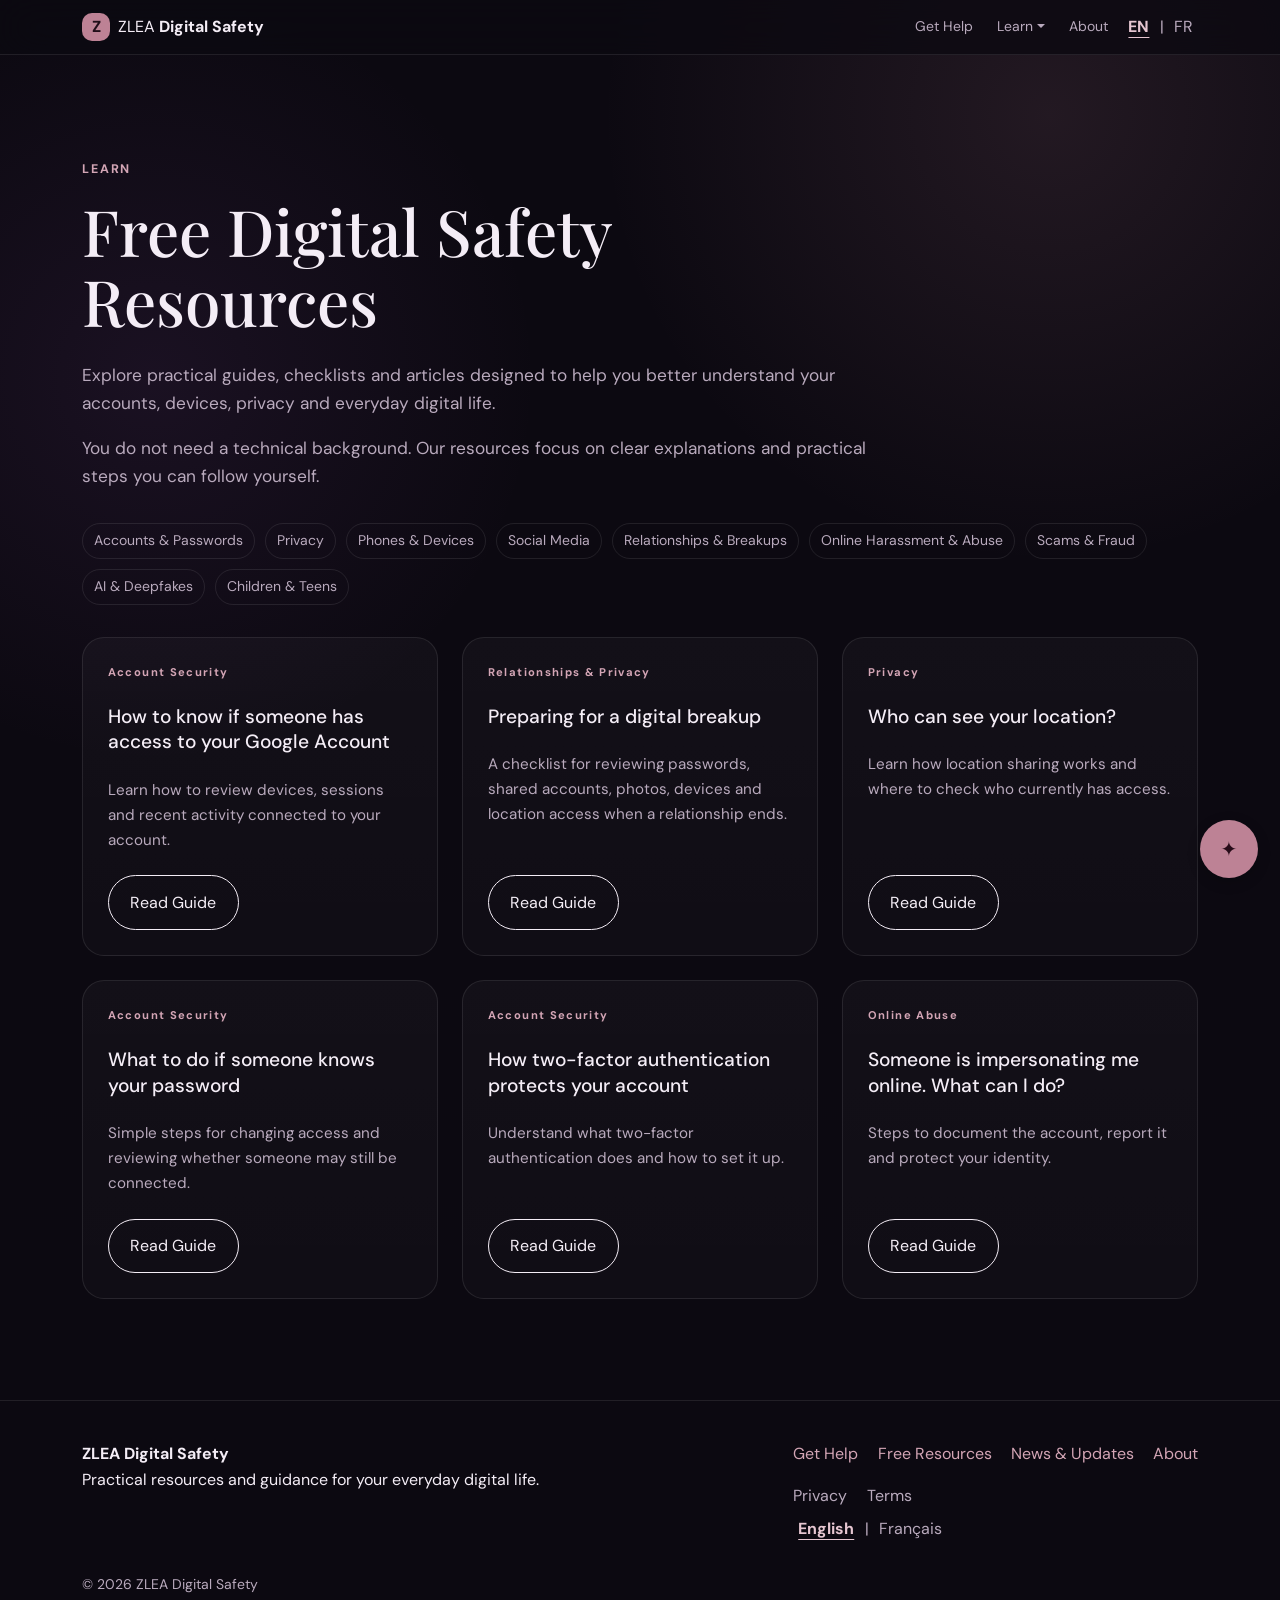
<file: resources.html>
<!doctype html>
<html lang="en"><head><meta charset="utf-8"><meta name="viewport" content="width=device-width, initial-scale=1"><title>Free Digital Safety Resources | ZLEA Digital Safety</title><meta name="description" content="Guides, checklists and articles for accounts, devices, privacy and everyday digital life."><link href="https://cdn.jsdelivr.net/npm/bootstrap@5.3.3/dist/css/bootstrap.min.css" rel="stylesheet"><link rel="stylesheet" href="styles.css"></head><body data-page="resources"><a class="skip-link" href="#main-content">Skip to content / Aller au contenu</a><header class="site-header sticky-top"><nav class="navbar navbar-expand-lg" aria-label="Main navigation"><div class="container"><a class="navbar-brand" href="index.html"><span class="brand-mark">Z</span><span>ZLEA <strong>Digital Safety</strong></span></a><button class="navbar-toggler" type="button" data-bs-toggle="collapse" data-bs-target="#mainNav" aria-controls="mainNav" aria-expanded="false" aria-label="Menu"><span class="navbar-toggler-icon"></span></button><div class="collapse navbar-collapse" id="mainNav"><ul class="navbar-nav ms-auto align-items-lg-center gap-lg-2">
<li class="nav-item"><a data-i18n="nav_help" class="nav-link" href="get-help.html">Get Help</a></li>
<li class="nav-item dropdown"><button data-i18n="nav_learn" class="nav-link dropdown-toggle" type="button" data-bs-toggle="dropdown" aria-expanded="false">Learn</button><ul class="dropdown-menu"><li><a data-i18n="nav_resources" class="dropdown-item" href="resources.html">Free Resources</a></li><li><a data-i18n="nav_news" class="dropdown-item" href="news.html">News &amp; Updates</a></li></ul></li>
<li class="nav-item"><a data-i18n="nav_about" class="nav-link" href="about.html">About</a></li><li class="nav-item"><div class="language-choice" role="group" aria-label="Language / Langue"><button type="button" data-language="en" lang="en" aria-pressed="true">EN</button><span aria-hidden="true">|</span><button type="button" data-language="fr" lang="fr" aria-pressed="false">FR</button></div></li></ul></div></div></nav></header><main id="main-content"><section class="section-pad"><div class="container"><div class="section-heading"><span data-i18n="learn_label" class="eyebrow">LEARN</span><h1 data-i18n="resources_title" >Free Digital Safety Resources</h1><p data-i18n="resources_intro_1" >Explore practical guides, checklists and articles designed to help you better understand your accounts, devices, privacy and everyday digital life.</p><p data-i18n="resources_intro_2" >You do not need a technical background. Our resources focus on clear explanations and practical steps you can follow yourself.</p></div><ul class="resource-categories"><li data-i18n="category_accounts" class="status-chip">Accounts &amp; Passwords</li><li data-i18n="category_privacy" class="status-chip">Privacy</li><li data-i18n="category_devices" class="status-chip">Phones &amp; Devices</li><li data-i18n="category_social" class="status-chip">Social Media</li><li data-i18n="category_relationships" class="status-chip">Relationships &amp; Breakups</li><li data-i18n="category_abuse" class="status-chip">Online Harassment &amp; Abuse</li><li data-i18n="category_scams" class="status-chip">Scams &amp; Fraud</li><li data-i18n="category_ai" class="status-chip">AI &amp; Deepfakes</li><li data-i18n="category_children" class="status-chip">Children &amp; Teens</li></ul><div class="row g-4"><div class="col-md-6 col-lg-4"><article class="resource-card h-100"><span data-i18n="res_account_tag" class="tag">Account Security</span><h2 data-i18n="res_account" >How to know if someone has access to your Google Account</h2><p data-i18n="res_account_text" >Learn how to review devices, sessions and recent activity connected to your account.</p><button data-i18n="read_guide" class="btn btn-outline-soft" type="button" disabled>Read Guide</button></article></div><div class="col-md-6 col-lg-4"><article class="resource-card h-100"><span data-i18n="res_breakup_tag" class="tag">Relationships &amp; Privacy</span><h2 data-i18n="res_breakup" >Preparing for a digital breakup</h2><p data-i18n="res_breakup_text" >A checklist for reviewing passwords, shared accounts, photos, devices and location access when a relationship ends.</p><button data-i18n="read_guide" class="btn btn-outline-soft" type="button" disabled>Read Guide</button></article></div><div class="col-md-6 col-lg-4"><article class="resource-card h-100"><span data-i18n="res_location_tag" class="tag">Privacy</span><h2 data-i18n="res_location" >Who can see your location?</h2><p data-i18n="res_location_text" >Learn how location sharing works and where to check who currently has access.</p><button data-i18n="read_guide" class="btn btn-outline-soft" type="button" disabled>Read Guide</button></article></div><div class="col-md-6 col-lg-4"><article class="resource-card h-100"><span data-i18n="res_password_tag" class="tag">Account Security</span><h2 data-i18n="res_password" >What to do if someone knows your password</h2><p data-i18n="res_password_text" >Simple steps for changing access and reviewing whether someone may still be connected.</p><button data-i18n="read_guide" class="btn btn-outline-soft" type="button" disabled>Read Guide</button></article></div><div class="col-md-6 col-lg-4"><article class="resource-card h-100"><span data-i18n="res_2fa_tag" class="tag">Account Security</span><h2 data-i18n="res_2fa" >How two-factor authentication protects your account</h2><p data-i18n="res_2fa_text" >Understand what two-factor authentication does and how to set it up.</p><button data-i18n="read_guide" class="btn btn-outline-soft" type="button" disabled>Read Guide</button></article></div><div class="col-md-6 col-lg-4"><article class="resource-card h-100"><span data-i18n="res_impersonation_tag" class="tag">Online Abuse</span><h2 data-i18n="res_impersonation" >Someone is impersonating me online. What can I do?</h2><p data-i18n="res_impersonation_text" >Steps to document the account, report it and protect your identity.</p><button data-i18n="read_guide" class="btn btn-outline-soft" type="button" disabled>Read Guide</button></article></div></div></div></section></main><footer class="site-footer"><div class="container"><div class="d-flex flex-wrap justify-content-between gap-4"><div><strong>ZLEA Digital Safety</strong><p data-i18n="footer_tagline" >Practical resources and guidance for your everyday digital life.</p></div><div><div class="footer-links"><a data-i18n="nav_help" href="get-help.html">Get Help</a><a data-i18n="nav_resources" href="resources.html">Free Resources</a><a data-i18n="nav_news" href="news.html">News &amp; Updates</a><a data-i18n="nav_about" href="about.html">About</a></div><div class="footer-links mt-3"><button data-i18n="privacy_link" type="button" class="legal-pending" disabled>Privacy</button><button data-i18n="terms_link" type="button" class="legal-pending" disabled>Terms</button></div><div class="language-choice" role="group" aria-label="Language / Langue"><button type="button" data-language="en" lang="en" aria-pressed="true">English</button><span aria-hidden="true">|</span><button type="button" data-language="fr" lang="fr" aria-pressed="false">Français</button></div></div></div><p class="availability-note mt-4 mb-0">© 2026 ZLEA Digital Safety</p></div></footer>  <button id="chatToggle" class="chat-toggle" type="button" aria-label="Open digital safety assistant">✦</button>

  <aside id="chatPanel" class="chat-panel" aria-hidden="true">
    <div class="chat-header">
      <div>
        <strong data-i18n="chat_title">Digital Safety Assistant</strong>
        <div class="chat-subtitle" data-i18n="chat_subtitle">Prototype assistant</div>
      </div>
      <button id="chatClose" type="button" aria-label="Close">×</button>
    </div>
    <div class="chat-body" id="chatBody">
      <div class="bot-message" data-i18n="chat_welcome">
        Hi. I can help you find the right page or resource. Please do not share passwords, verification codes, or highly sensitive information here.
      </div>
    </div>
    <div class="quick-replies">
      <button type="button" data-chat="account" data-i18n="chat_q1">Someone has my account</button>
      <button type="button" data-chat="breakup" data-i18n="chat_q2">Digital breakup help</button>
      <button type="button" data-chat="privacy" data-i18n="chat_q3">Privacy checkup</button>
    </div>
  </aside>


<script src="https://cdn.jsdelivr.net/npm/bootstrap@5.3.3/dist/js/bootstrap.bundle.min.js"></script><script src="content.js"></script><script src="main.js"></script></body></html>
</file>
<file: styles.css>
@import url('https://fonts.googleapis.com/css2?family=DM+Sans:wght@400;500;600;700&family=Playfair+Display:wght@600;700&display=swap');

:root {
  --bg: #0c0911;
  --bg-soft: #120d18;
  --surface: #171020;
  --surface-2: #21152b;
  --text: #f4edf6;
  --muted: #b9aabd;
  --pink: #bd8295;
  --pink-hover: #c890a2;
  --button-text: #24131e;
  --pink-soft: #d3a5b5;
  --pink-pale: #e6c6d1;
  --border: rgba(255,255,255,.09);
  --shadow: 0 20px 60px rgba(0,0,0,.35);
  --radius: 22px;
  --header-height: 64px;
}

* { box-sizing: border-box; }

html {
  scroll-behavior: smooth;
  scroll-padding-top: calc(var(--header-height) + 1rem);
}

body {
  margin: 0;
  background:
    radial-gradient(circle at 82% 7%, rgba(189,130,149,.13), transparent 28rem),
    radial-gradient(circle at 12% 23%, rgba(144,81,173,.11), transparent 24rem),
    var(--bg);
  color: var(--text);
  font-family: "DM Sans", system-ui, sans-serif;
  line-height: 1.65;
}

a { color: var(--pink-soft); text-decoration: none; }
a:hover { color: var(--pink-pale); }

h1, h2 {
  font-family: "Playfair Display", Georgia, serif;
  letter-spacing: 0;
}

h1 { font-size: clamp(3rem, 7vw, 6.1rem); line-height: .97; max-width: 900px; }
h2 { font-size: clamp(2.15rem, 4vw, 3.7rem); }

.site-header {
  backdrop-filter: blur(20px);
  background: rgba(12,9,17,.78);
  border-bottom: 1px solid var(--border);
}

.navbar { padding: .45rem 0; }
.site-header .navbar-brand { font-size: 1rem; gap: .5rem; }
.site-header .nav-link { font-size: .875rem; }
.site-header .btn-primary-soft { padding: .5rem .85rem; font-size: .875rem; }
.navbar-brand { color: var(--text); display: flex; gap: .7rem; align-items: center; }
.navbar-brand:hover { color: var(--text); }
.brand-mark {
  width: 28px; height: 28px; flex-shrink: 0; display: grid; place-items: center;
  border-radius: 10px; color: #210e19; font-weight: 800;
  background: var(--pink);
  box-shadow: none;
}
.nav-link { color: var(--muted); }
.nav-link:hover { color: var(--text); }
.navbar-toggler { border-color: var(--border); filter: invert(1); }

.lang-switch {
  color: var(--text);
  border: 1px solid var(--border);
  border-radius: 999px;
  min-width: 48px;
}
.lang-switch:hover { border-color: rgba(189,130,149,.6); color: var(--pink-pale); }

.btn-primary-soft, .btn-glow {
  --bs-btn-color: var(--button-text);
  --bs-btn-hover-color: var(--button-text);
  --bs-btn-active-color: var(--button-text);
  --bs-btn-disabled-color: var(--button-text);
  --bs-btn-disabled-bg: var(--pink);
  border: none;
  color: var(--button-text);
  font-weight: 700;
  background: var(--pink);
  box-shadow: 0 4px 12px rgba(0,0,0,.15);
  border-radius: 999px;
}
.btn-primary-soft:hover, .btn-glow:hover,
.btn-primary-soft:active, .btn-glow:active {
  color: var(--button-text);
  background: var(--pink-hover);
  transform: translateY(-1px);
  box-shadow: 0 6px 16px rgba(0,0,0,.18);
}
.btn-primary-soft:disabled, .btn-glow:disabled {
  color: var(--button-text);
  background: var(--pink);
  box-shadow: 0 4px 12px rgba(0,0,0,.15);
}
.btn-primary-soft { padding: .7rem 1.1rem; }
.btn-glow { padding: .9rem 1.35rem; }

.btn-outline-soft {
  color: var(--text);
  border: 1px solid rgba(255,255,255,.18);
  border-radius: 999px;
  padding: .9rem 1.35rem;
}
.btn-outline-soft:hover { background: rgba(255,255,255,.05); color: var(--text); border-color: rgba(255,255,255,.28); }

.hero-section {
  min-height: 0;
  padding: 2rem 0;
  display: flex;
  align-items: center;
}
/* Grow naturally on short screens so text and controls remain reachable. */
.hero-section > .container { min-width: 0; }
.hero-section .row { --bs-gutter-y: 2rem; }
.hero-section h1 {
  font-size: clamp(2.6rem, 4.8vw, 4.5rem);
  font-weight: 600;
  line-height: 1.18;
  letter-spacing: .01em;
  margin-bottom: 1.25rem;
  overflow-wrap: break-word;
}
.hero-section .btn-lg { font-size: 1rem; }
.hero-copy { max-width: 760px; font-size: clamp(1.08rem, 2vw, 1.35rem); color: var(--muted); }
.eyebrow {
  display: inline-block; color: var(--pink-soft); font-size: .78rem;
  font-weight: 700; letter-spacing: .15em; margin-bottom: 1rem;
}
.trust-note {
  display: inline-flex; align-items: center; gap: .65rem; color: var(--muted);
  font-size: .95rem; padding: .65rem 1rem; border-radius: 999px;
  background: rgba(255,255,255,.025); border: 1px solid var(--border);
}
.trust-icon { color: var(--pink); }

.security-card {
  min-height: 360px;
  background:
    radial-gradient(circle at 50% 35%, rgba(189,130,149,.15), transparent 12rem),
    linear-gradient(180deg, rgba(255,255,255,.03), rgba(255,255,255,.015));
  border: 1px solid var(--border);
  border-radius: 30px;
  padding: 1.4rem 1.4rem 2rem;
  box-shadow: var(--shadow);
}
.security-card-top { display: flex; gap: .4rem; }
.dot { width: 9px; height: 9px; border-radius: 50%; background: rgba(255,255,255,.18); }
.security-orbit { position: relative; height: 190px; display: grid; place-items: center; }
.orbit-ring { position: absolute; border: 1px solid rgba(255,158,199,.18); border-radius: 50%; }
.ring-one { width: 190px; height: 190px; }
.ring-two { width: 255px; height: 135px; transform: rotate(-15deg); }
.shield {
  width: 92px; height: 110px; display: grid; place-items: center;
  background: linear-gradient(160deg, rgba(255,215,232,.94), rgba(189,130,149,.85));
  color: #31101f; font-size: 2rem; border-radius: 46px 46px 32px 32px;
  box-shadow: 0 0 60px rgba(189,130,149,.28);
}

.section-pad { padding: 6.3rem 0; }
.section-alt { background: rgba(255,255,255,.018); border-top: 1px solid var(--border); border-bottom: 1px solid var(--border); }
.section-heading { max-width: 800px; }
.section-heading p, .lead-copy { color: var(--muted); font-size: 1.08rem; }

.help-card, .resource-card {
  background: linear-gradient(180deg, rgba(255,255,255,.03), rgba(255,255,255,.018));
  border: 1px solid var(--border);
  border-radius: var(--radius);
  padding: 1.55rem;
  transition: .2s ease;
}
.help-card:hover, .resource-card:hover {
  transform: translateY(-4px);
  border-color: rgba(189,130,149,.28);
  box-shadow: 0 18px 46px rgba(0,0,0,.23);
}
.help-card h3, .resource-card h3 { font-size: 1.08rem; margin: .9rem 0 .65rem; }
.help-card p, .resource-card p { color: var(--muted); font-size: .95rem; }
.icon-wrap {
  width: 42px; height: 42px; display: grid; place-items: center;
  border-radius: 13px; color: var(--pink-pale);
  background: rgba(189,130,149,.1); border: 1px solid rgba(189,130,149,.18);
}
.tag {
  font-size: .7rem; letter-spacing: .12em; font-weight: 700;
  color: var(--pink-soft);
}
.text-link { white-space: nowrap; }

.consultation-panel {
  border-radius: 30px;
  padding: clamp(1.4rem, 4vw, 3.4rem);
  background:
    radial-gradient(circle at 90% 20%, rgba(189,130,149,.12), transparent 20rem),
    var(--surface);
  border: 1px solid rgba(189,130,149,.14);
  box-shadow: var(--shadow);
}

.mini-form {
  background: rgba(8,6,12,.48);
  border: 1px solid var(--border);
  border-radius: 22px;
  padding: 1.2rem;
}
.mini-form label { font-size: .82rem; color: var(--muted); margin: .55rem 0 .35rem; }
.mini-form input, .mini-form select, .newsletter-form input {
  width: 100%;
  background: rgba(255,255,255,.04);
  border: 1px solid rgba(255,255,255,.1);
  color: var(--text);
  border-radius: 13px;
  padding: .82rem .9rem;
  outline: none;
}
.mini-form input:focus, .mini-form select:focus, .newsletter-form input:focus {
  border-color: rgba(189,130,149,.55);
  box-shadow: 0 0 0 3px rgba(189,130,149,.08);
}
.mini-form select option { background: #1b1322; }
.small-note { color: var(--pink-pale); font-size: .9rem; }
.form-status { color: var(--muted); font-size: .78rem; margin-top: .75rem; text-align: center; }

.newsletter-section { padding: 4.5rem 0; }
.newsletter-box {
  display: grid; grid-template-columns: 1.25fr .75fr; align-items: center; gap: 2rem;
  padding: 2rem; border: 1px solid var(--border); border-radius: 24px;
  background: linear-gradient(135deg, rgba(189,130,149,.08), rgba(255,255,255,.015));
}
.newsletter-form { display: flex; gap: .7rem; }
.newsletter-form input { flex: 1; }
.muted { color: var(--muted); }

.site-footer { padding: 2.5rem 0 3rem; border-top: 1px solid var(--border); }
.footer-links { display: flex; flex-wrap: wrap; gap: 1.2rem; }

.chat-toggle {
  position: fixed; right: 22px; bottom: 22px; z-index: 1100;
  width: 58px; height: 58px; border: none; border-radius: 50%;
  color: #260b18; font-size: 1.25rem; font-weight: 800;
  background: var(--pink);
  box-shadow: 0 4px 14px rgba(0,0,0,.2);
}
.chat-panel {
  position: fixed; right: 22px; bottom: 92px; z-index: 1099;
  width: min(360px, calc(100vw - 28px));
  background: #130d19; border: 1px solid rgba(189,130,149,.2);
  border-radius: 22px; box-shadow: var(--shadow);
  opacity: 0; pointer-events: none; transform: translateY(12px) scale(.98);
  transition: .18s ease;
  overflow: hidden;
}
.chat-panel.open { opacity: 1; pointer-events: auto; transform: none; }
.chat-header { display: flex; justify-content: space-between; align-items: center; padding: 1rem 1rem .85rem; border-bottom: 1px solid var(--border); }
.chat-header button { border: none; background: transparent; color: var(--muted); font-size: 1.4rem; }
.chat-subtitle { color: var(--muted); font-size: .78rem; }
.chat-body { min-height: 130px; padding: 1rem; }
.bot-message {
  max-width: 92%; padding: .8rem .9rem; border-radius: 15px 15px 15px 4px;
  background: rgba(189,130,149,.09); color: var(--text); font-size: .9rem;
}
.quick-replies { padding: 0 1rem 1rem; display: grid; gap: .45rem; }
.quick-replies button {
  text-align: left; border-radius: 12px; padding: .65rem .75rem;
  color: var(--muted); background: rgba(255,255,255,.025); border: 1px solid var(--border);
}
.quick-replies button:hover { color: var(--text); border-color: rgba(189,130,149,.25); }

@media (max-width: 991px) {
  .site-header .navbar-nav { gap: .5rem; padding: .75rem 0; }
  .hero-section .security-card { min-height: 0; }
  .newsletter-box { grid-template-columns: 1fr; }
}

@media (max-width: 575px) {
  .section-pad { padding: 4.6rem 0; }
  .hero-section { padding: 2rem 0; }
  .hero-section .trust-note { border-radius: 16px; }
  .site-header .navbar-brand { margin-right: .5rem; font-size: .9rem; }
  .newsletter-form { flex-direction: column; }
  .chat-panel { right: 14px; bottom: 82px; }
  .chat-toggle { right: 14px; bottom: 14px; }
}

/* Multipage content refresh: retain the existing warm pink / dark identity. */
.skip-link { position: absolute; top: -100px; left: 1rem; z-index: 2000; padding: .75rem; background: var(--surface); }
.skip-link:focus { top: .5rem; }
:focus-visible { outline: 2px solid var(--pink-soft); outline-offset: 4px; }
[hidden] { display: none !important; }
body { min-height: 100vh; display: flex; flex-direction: column; }
main { flex: 1; }
.navbar .dropdown-menu { background: var(--surface); border: 1px solid var(--border); padding: .5rem; border-radius: 14px; }
.navbar .dropdown-item { color: var(--text); border-radius: 8px; padding: .6rem .8rem; }
.navbar .dropdown-item:hover, .navbar .dropdown-item:focus, .navbar .dropdown-item.active { background: var(--surface-2); color: var(--pink-pale); }
.navbar .nav-link.active { color: var(--pink-pale); }
.navbar button.nav-link { border: 0; background: none; }
.btn:disabled { opacity: 1; cursor: default; }
.guide-panel { padding: clamp(1.5rem, 3vw, 3rem); background: linear-gradient(145deg, var(--surface-2), var(--surface)); border: 1px solid rgba(189,130,149,.28); border-radius: var(--radius); box-shadow: var(--shadow); }
.guide-panel h2 { font-size: clamp(2.1rem, 3.2vw, 3.2rem); margin: 1rem 0 1.5rem; }
.guide-topics { display: grid; gap: .75rem; border-block: 1px solid var(--border); padding: 1.5rem 0; margin: 1.5rem 0; color: var(--pink-pale); }
.hero-copy { font-size: clamp(1rem, 1.5vw, 1.15rem); }
.page-title { font-size: clamp(2.5rem, 5vw, 4.5rem); line-height: 1.1; margin-bottom: 1.25rem; }
.page-content { min-height: calc(80svh - var(--header-height)); }
.about-copy p { margin-bottom: 1.5rem; }
.about-copy .btn { display: inline-block; }
.message-form label { font-size: 1rem; display: block; }
.message-form textarea { width: 100%; color: var(--text); background: rgba(255,255,255,.04); border: 1px solid var(--border); border-radius: 13px; padding: .8rem; resize: vertical; }
.message-form textarea:focus { border-color: var(--pink-soft); }
.reply-choice { display: flex; gap: .75rem; align-items: center; margin-top: 1rem; }
.reply-choice input { width: 1.15rem; height: 1.15rem; accent-color: var(--pink); flex-shrink: 0; }
.reply-choice label { margin: 0; }
.availability-note { color: var(--muted); font-size: .875rem; }
#message-status { padding: 1rem; border: 1px solid var(--border); border-radius: 12px; }
#help .consultation-panel { padding: 1.5rem; }
#help-form { scroll-margin-top: 1rem; }
.featured-resource { display: flex; align-items: center; justify-content: space-between; gap: 1.5rem; }
.resource-card h2 { margin: 1rem 0; font-family: "DM Sans", system-ui, sans-serif; line-height: 1.35; }
.status-chip { display: inline-block; flex-shrink: 0; padding: .35rem .7rem; border: 1px solid var(--border); border-radius: 999px; color: var(--muted); font-size: .875rem; }
.news-filters { display: flex; flex-wrap: wrap; gap: .6rem; margin: 2rem 0; }
.filter-button { background: transparent; border: 1px solid var(--border); border-radius: 999px; padding: .6rem 1rem; color: var(--muted); }
.filter-button:hover, .filter-button[aria-pressed="true"] { background: var(--surface-2); border-color: var(--pink); color: var(--pink-pale); }
.empty-state { padding: 2.5rem 1.5rem; border: 1px solid var(--border); border-radius: var(--radius); color: var(--muted); }
.chat-body { max-height: 35svh; overflow-y: auto; }
.chat-panel { max-height: calc(100svh - 110px); overflow-y: auto; }
@media (max-width: 575px) {
  .featured-resource { flex-direction: column; align-items: flex-start; }
  .site-footer { padding-bottom: 6rem; }
}
@media (prefers-reduced-motion: reduce) {
  html { scroll-behavior: auto; }
  *, *::before, *::after { transition: none !important; }
}

/* Approved V1 content structure. */
.language-choice { display: flex; flex-wrap: wrap; align-items: center; gap: .35rem; color: var(--muted); }
.language-choice button { padding: .4rem .3rem; border: 0; background: transparent; color: var(--muted); }
.language-choice button[aria-pressed="true"] { color: var(--pink-pale); font-weight: 700; text-decoration: underline; text-underline-offset: .3rem; }
.language-choice button:hover { color: var(--text); }
.legal-pending { background: none; padding: 0; border: 0; color: var(--muted); cursor: default; }
.resource-categories { display: flex; flex-wrap: wrap; gap: .6rem; list-style: none; padding: 0; margin: 2rem 0; }
body:not([data-page="home"]) main h1 { font-size: clamp(2.5rem, 5vw, 4.5rem); line-height: 1.1; margin-bottom: 1.5rem; }
.resource-card h2, .resource-card h3 { font-size: 1.2rem; }
.resource-card { display: flex; flex-direction: column; align-items: flex-start; gap: .4rem; }
.resource-card p { flex: 1; }
.guide-panel { min-height: 320px; display: flex; flex-direction: column; justify-content: center; }
#consultation h2 { font-size: 1.8rem; }
#help-form, #consultation { scroll-margin-top: 1rem; }
.section-heading > .btn, .section-heading > .d-flex { margin-top: 1rem; }

/* Full-height hero is desktop-only; narrower layouts follow their content. */
@media (min-width: 992px) {
  .hero-section {
    min-height: calc(100vh - var(--header-height));
    min-height: calc(100svh - var(--header-height));
    padding: clamp(1.5rem, 4svh, 3rem) 0;
  }
}
@media (max-width: 767.98px) {
  .hero-section { padding: 1.75rem 0 2rem; }
  .hero-section .row { --bs-gutter-y: 1.5rem; }
  .hero-section h1 {
    font-size: clamp(2rem, calc(1.4rem + 2.4vw), 2.25rem);
    line-height: 1.2;
    letter-spacing: .01em;
    margin-bottom: 1rem;
  }
  .hero-section .eyebrow { letter-spacing: .1em; margin-bottom: .75rem; }
  .hero-copy { font-size: 1rem; line-height: 1.65; }
  .hero-copy p { margin-bottom: 1rem; }
  .hero-section .btn-glow { padding: .75rem 1.1rem; }
  .hero-section .guide-panel { min-height: 0; padding: 1.25rem; border-radius: 18px; }
  .hero-section .guide-panel h2 {
    font-size: clamp(1.5rem, 6vw, 1.8rem);
    line-height: 1.2;
    letter-spacing: .005em;
    margin: 0 0 .75rem;
  }
  .hero-section .guide-panel p:last-child { margin-bottom: 0; }
}
</file>
